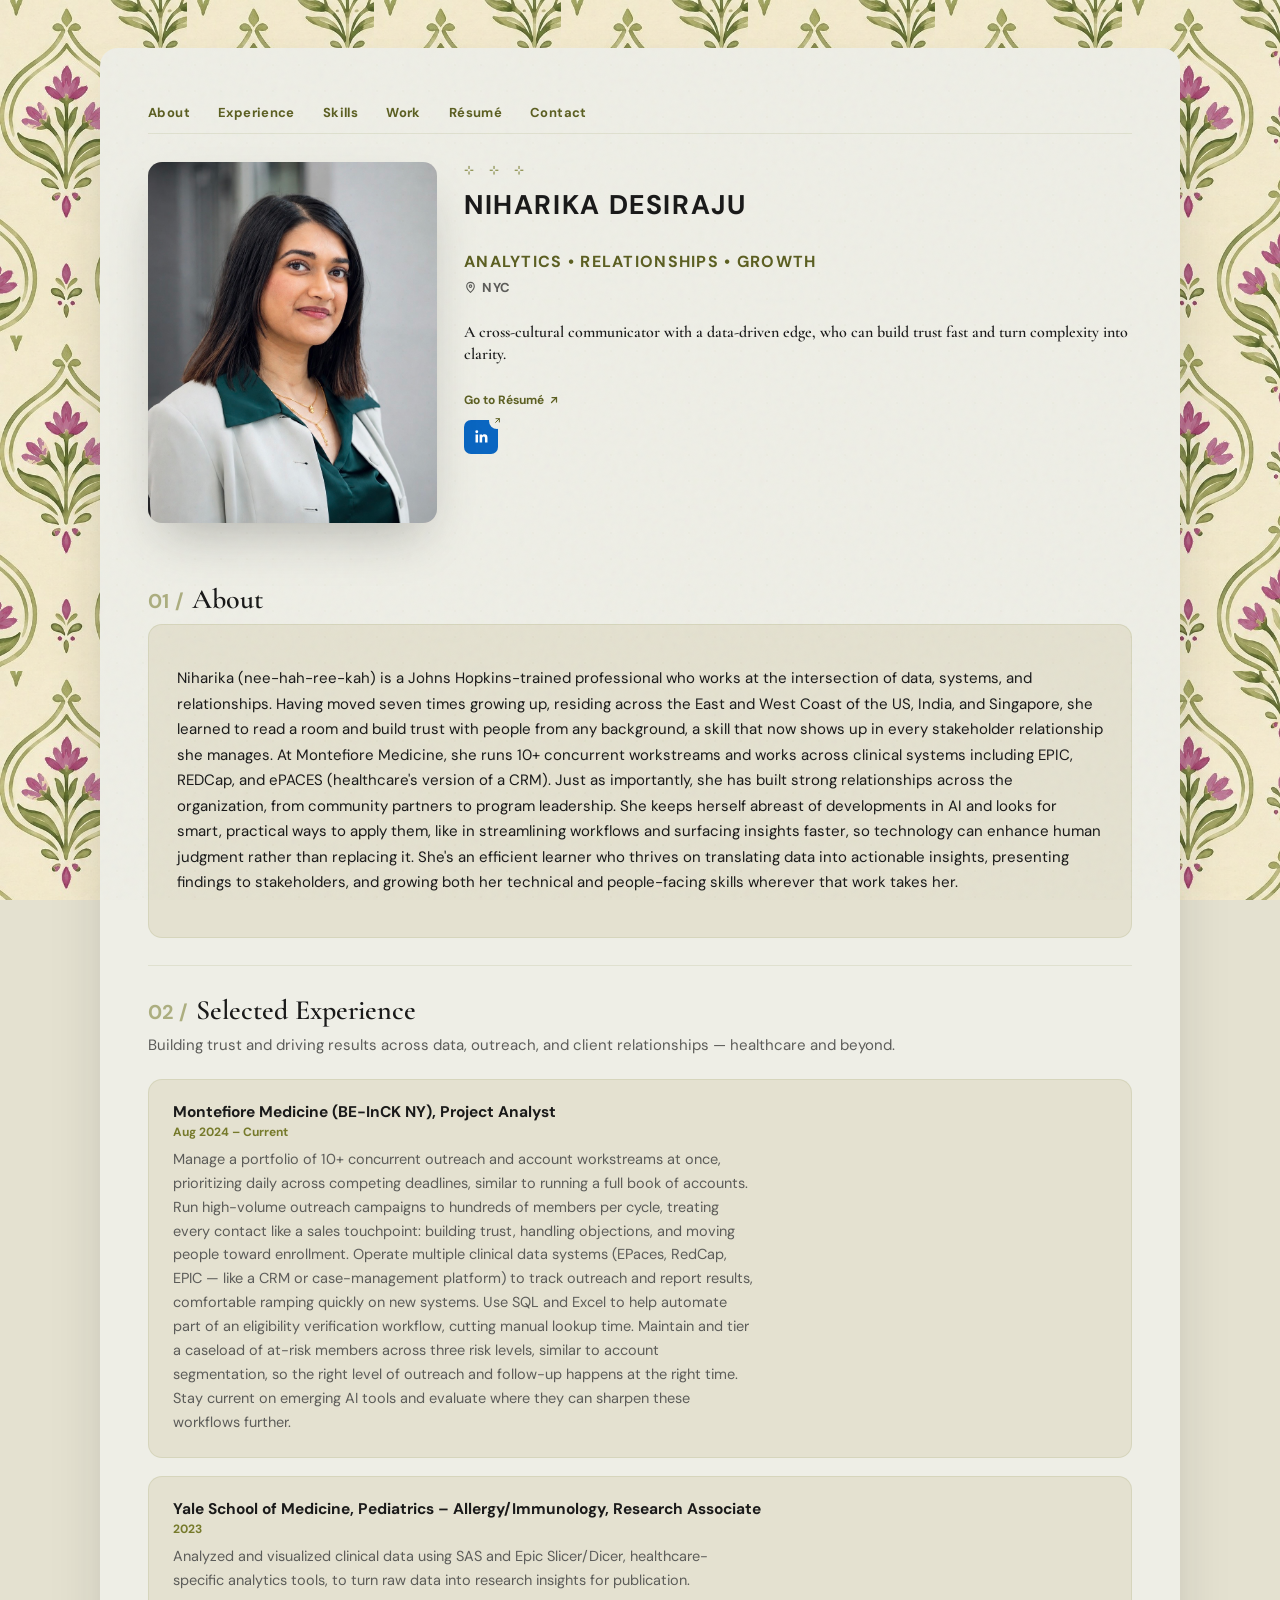
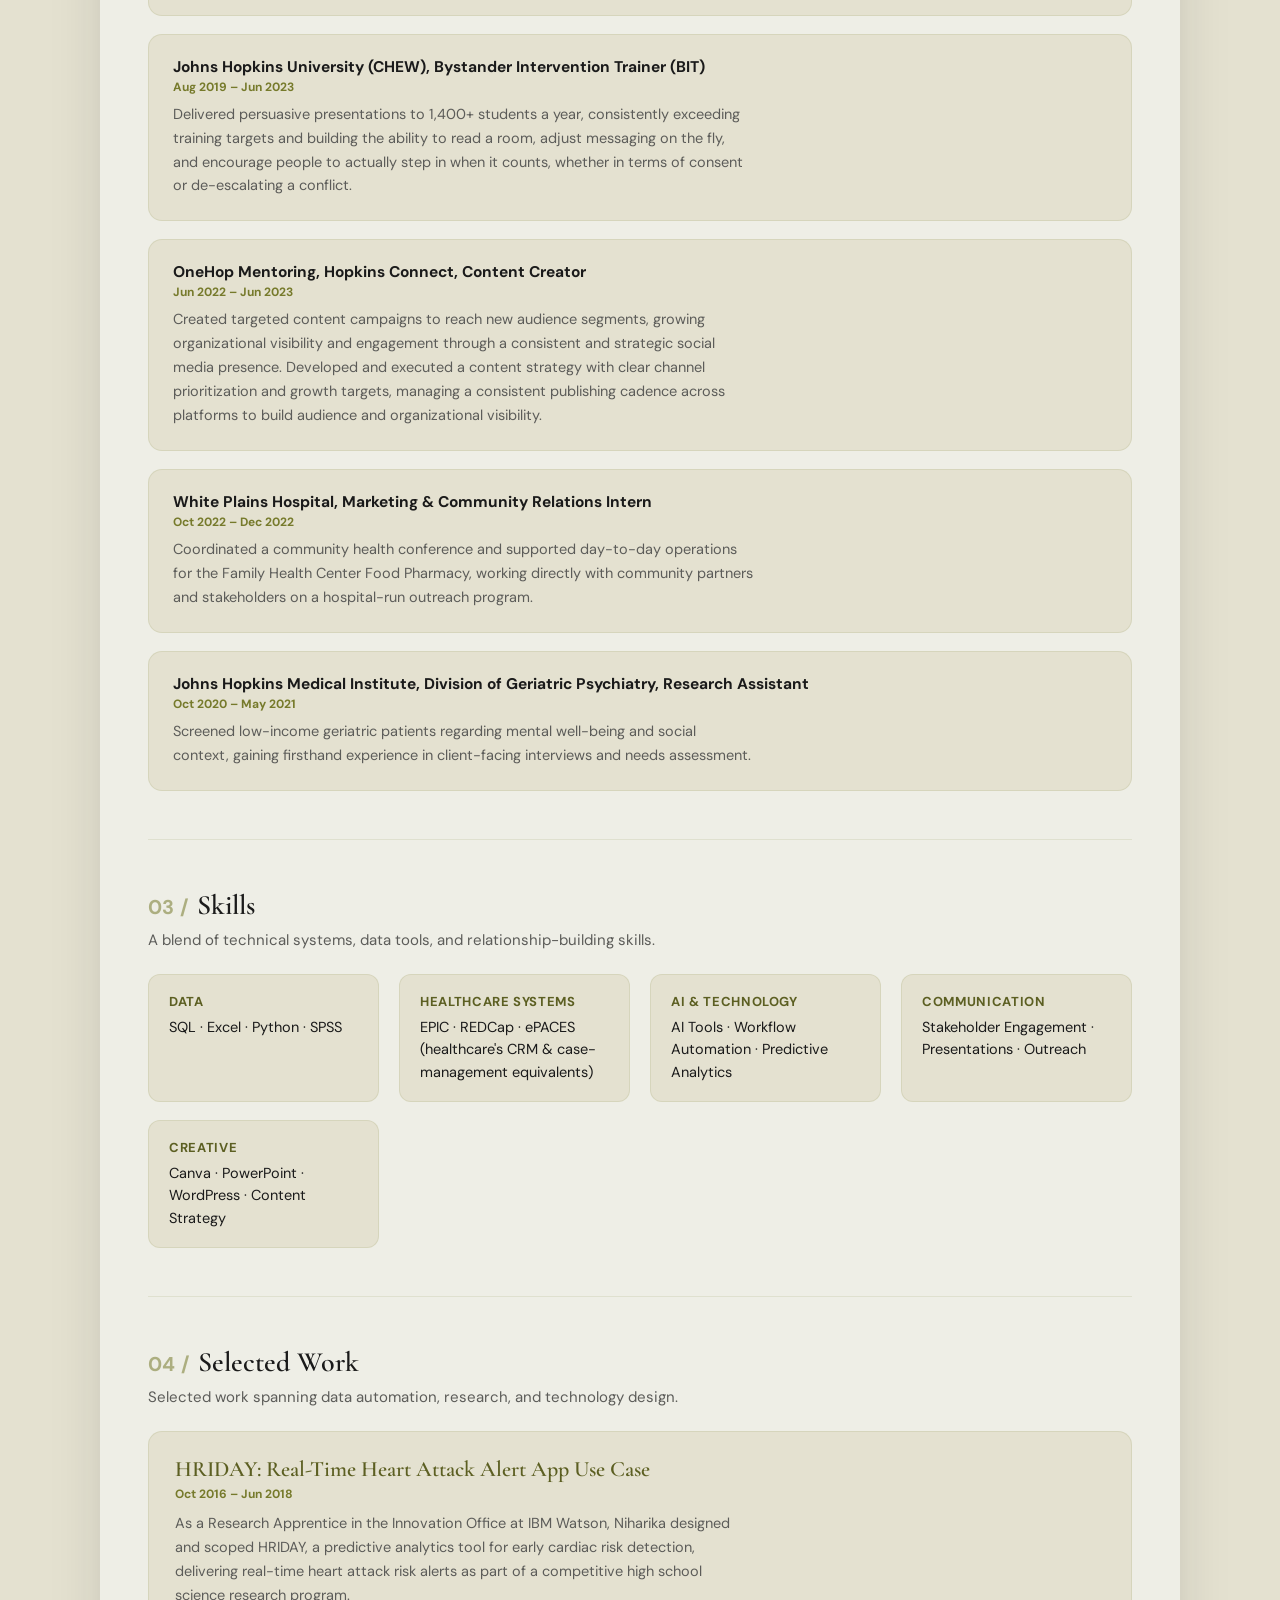
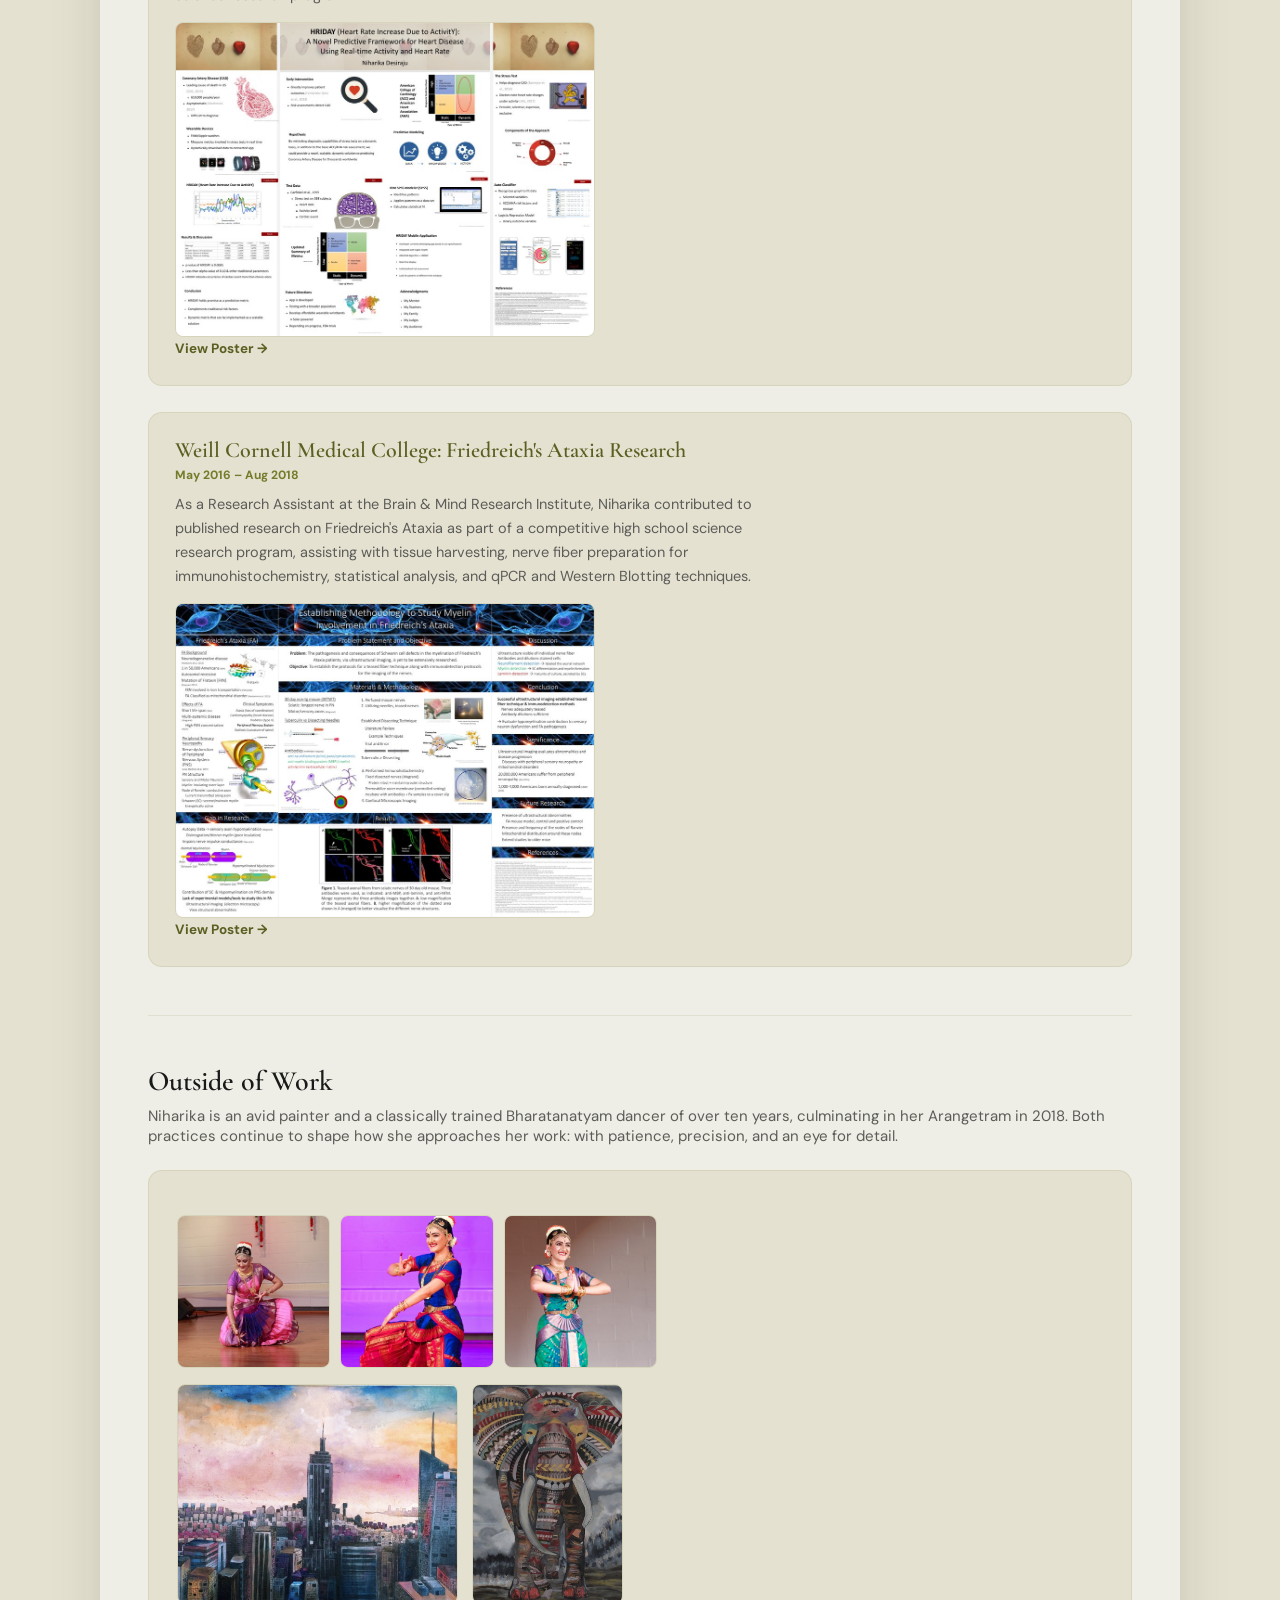
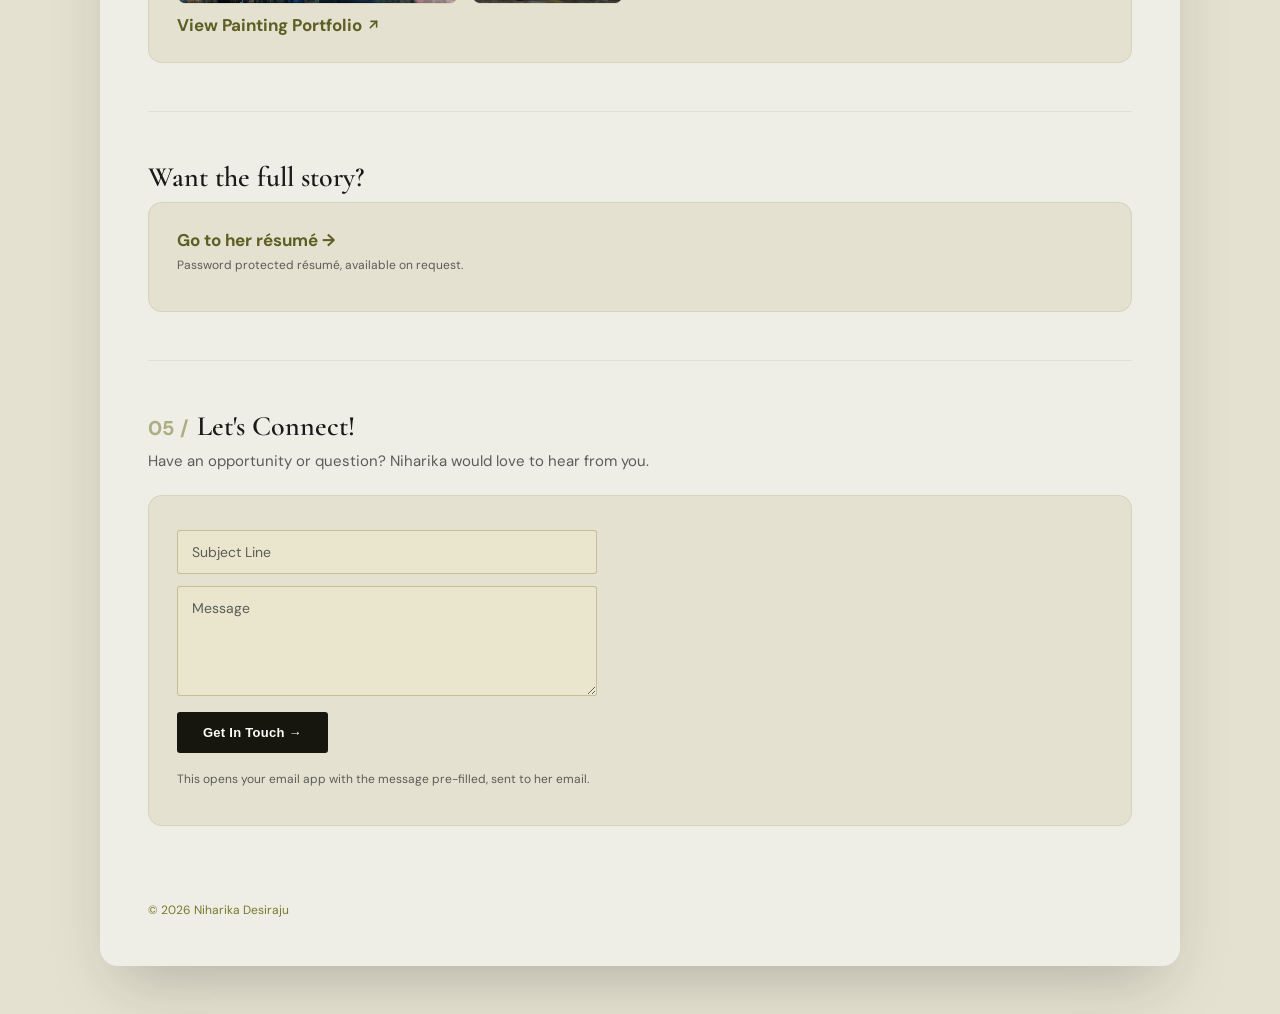
<file: index.html>
<!DOCTYPE html>
<html lang="en">
<head>
<meta charset="UTF-8">
<meta name="viewport" content="width=device-width, initial-scale=1.0">
<meta name="google-site-verification" content="swZlgCT0suBD8mNcszRkIyHFvv1wR24bZ2Ml1_N73xs" />
<title>Niharika Desiraju | Analytics, Relationships, & Growth</title>
<link rel="icon" type="image/x-icon" href="favicon.ico">
<link rel="icon" type="image/png" sizes="32x32" href="favicon-32x32.png">
<link rel="icon" type="image/png" sizes="16x16" href="favicon-16x16.png">
<link rel="apple-touch-icon" sizes="180x180" href="apple-touch-icon.png">
<meta name="description" content="Data, systems, and relationships. See Niharika's work, skills, and experience.">
<meta property="og:type" content="website">
<meta property="og:url" content="https://niharikadesiraju.com/">
<meta property="og:title" content="Niharika Desiraju | Analytics, Relationships, & Growth">
<meta property="og:description" content="Data, systems, and relationships. See Niharika's work, skills, and experience.">
<meta property="og:image" content="https://niharikadesiraju.com/profile.jpg">
<meta name="twitter:card" content="summary_large_image">
<meta name="twitter:title" content="Niharika Desiraju | Analytics, Relationships, & Growth">
<meta name="twitter:description" content="Data, systems, and relationships. See Niharika's work, skills, and experience.">
<meta name="twitter:image" content="https://niharikadesiraju.com/profile.jpg">
<link rel="preconnect" href="https://fonts.googleapis.com">
<link rel="preconnect" href="https://fonts.gstatic.com" crossorigin>
<link href="https://fonts.googleapis.com/css2?family=Cormorant+Garamond:wght@500;600;700&family=DM+Sans:wght@400;500;700&display=swap" rel="stylesheet">
<style>
  :root{
    --page-bg: #e4e1d0;
    --panel-bg: #eeeee6;
    --ink: #1a1a1a;
    --ink-soft: #5c5c59;
    --olive: #767a2b;
    --olive-dark: #5c5f22;
    --line: rgba(118, 122, 43, 0.12);
    --card-shadow: 0 30px 60px -20px rgba(26,26,26,0.25);
    --font-sans: "DM Sans", "Helvetica Neue", Arial, sans-serif;
    --font-serif: "Cormorant Garamond", Georgia, "Times New Roman", serif;
  }

  *{ box-sizing: border-box; }

  html{ scroll-behavior: smooth; }

  body{
    margin: 0;
    background-color: var(--page-bg);
    background-image: url("bg-ogee-tulip.jpeg");
    background-repeat: repeat;
    background-size: 187px auto;
    background-attachment: fixed;
    color: var(--ink);
    font-family: var(--font-sans);
    -webkit-font-smoothing: antialiased;
  }

  .stage{
    position: relative;
    z-index: 1;
    min-height: 100vh;
    display: flex;
    align-items: center;
    justify-content: center;
    padding: 48px 24px;
  }

  .card{
    width: 100%;
    max-width: 1080px;
    background: var(--panel-bg);
    border-radius: 18px;
    box-shadow: var(--card-shadow);
    padding: 44px 48px 48px;
  }

  .site-nav{
    display: flex;
    flex-wrap: wrap;
    gap: 20px 28px;
    margin-bottom: 28px;
    padding: 12px 0;
    border-bottom: 1px solid var(--line);
    position: sticky;
    top: 0;
    z-index: 50;
    background: var(--panel-bg);
  }

  .site-nav a{
    color: var(--olive-dark);
    font-weight: 700;
    font-size: 13px;
    letter-spacing: 0.03em;
    text-decoration: none;
  }

  .site-nav a:hover{ text-decoration: underline; }

  .hero-row{
    position: relative;
    display: grid;
    grid-template-columns: 289px 1fr;
    grid-template-areas:
      "photo textblock"
      "bio bio";
    column-gap: 27px;
    row-gap: 27px;
    align-items: start;
    padding-bottom: 27px;
    border-bottom: 1px solid var(--line);
    margin-bottom: 27px;
  }

  .hero-text-block{
    grid-area: textblock;
  }

  .hero-photo{
    grid-area: photo;
    width: 100%;
    position: relative;
  }

  .hero-photo img{
    width: 100%;
    aspect-ratio: 4 / 5;
    object-fit: cover;
    border-radius: 14px;
    display: block;
    background: #cfcac0;
    box-shadow: 0 24px 48px -16px rgba(26, 26, 26, 0.28);
    position: relative;
    z-index: 1;
  }

  .hero-name-wrap{ grid-area: name; }

  .hero-desc{
    font-family: var(--font-serif);
    font-weight: 600;
    font-size: 16px;
    line-height: 1.4;
    color: var(--ink);
    margin: 22px 0 22px;
  }

  .hero-desc-wrap{ grid-area: desc; }

  .hero-tagline{
    font-weight: 700;
    letter-spacing: 0.08em;
    text-transform: uppercase;
    color: var(--olive-dark);
    font-size: 16px;
    margin: 29px 0 0;
    white-space: nowrap;
  }

  .hero-location{
    display: inline-flex;
    align-items: center;
    gap: 5px;
    font-weight: 700;
    letter-spacing: 0.04em;
    color: var(--ink-soft);
    font-size: 13px;
    margin: 7px 0 0;
  }

  .hero-tagline-wrap{ grid-area: tagline; }

  .hero-linkedin-wrap{
    grid-area: linkedin;
    margin-top: 7px;
  }

  .hero-resume-link{
    grid-area: resumelink;
    margin: 12px 0 0;
  }

  .hero-resume-link a{
    display: inline-flex;
    align-items: center;
    gap: 4px;
    color: var(--olive-dark);
    font-weight: 700;
    font-size: 12px;
    text-decoration: none;
  }

  .hero-resume-link a:hover{ text-decoration: underline; }

  .hero-bio{
    grid-area: bio;
  }

  section{
    padding: 48px 0;
    border-bottom: 1px solid var(--line);
  }

  section:first-of-type{ padding-top: 0; }

  section:last-of-type{ border-bottom: none; }

  h1{
    font-family: var(--font-sans);
    font-weight: 700;
    font-size: 27px;
    letter-spacing: 0.06em;
    text-transform: uppercase;
    margin: 0;
    color: var(--ink);
  }

  h2{
    font-family: var(--font-serif);
    font-weight: 600;
    font-size: 28px;
    margin: 0 0 8px;
    color: var(--ink);
  }

  .section-num-inline{
    font-family: var(--font-sans);
    font-weight: 700;
    letter-spacing: 0.02em;
    font-size: 20px;
    color: rgba(118, 122, 43, 0.55);
  }

  .hero-marks{
    display: flex;
    gap: 15px;
    color: var(--olive);
    font-size: 12px;
    margin-bottom: 9px;
  }

  .lede{
    font-size: 15px;
    color: var(--ink-soft);
    margin: 0 0 24px;
    max-width: 62ch;
  }

  @media (min-width: 700px){
    .lede{
      max-width: none;
    }
  }

  .bio{
    font-size: 15px;
    line-height: 1.7;
    color: var(--ink);
  }

  .btn{
    display: inline-block;
    background: #16160f;
    color: #fdfcf5;
    text-decoration: none;
    font-size: 13px;
    font-weight: 600;
    letter-spacing: 0.02em;
    padding: 13px 26px;
    border-radius: 3px;
    border: none;
    cursor: pointer;
    margin: 4px 0 22px;
  }

  .btn:hover{ background: var(--olive-dark); }

  .linkedin{
    position: relative;
    display: inline-flex;
    align-items: center;
    justify-content: center;
    width: 34px;
    height: 34px;
    border-radius: 7px;
    background: #0a66c2;
    color: #ffffff;
    text-decoration: none;
    font-size: 14px;
    font-weight: 700;
    margin-top: 4px;
  }

  .ext-badge{
    position: absolute;
    top: -7px;
    right: -7px;
    width: 16px;
    height: 16px;
    display: flex;
    align-items: center;
    justify-content: center;
    background: var(--panel-bg);
    color: var(--olive-dark);
    border-radius: 50%;
  }

  .linkedin:hover{ background: #004182; }

  .content-card{
    background: var(--page-bg);
    border: 1px solid var(--line);
    border-radius: 14px;
    padding: 26px 28px;
  }

  .role{
    background: var(--page-bg);
    border: 1px solid var(--line);
    border-radius: 14px;
    padding: 22px 24px;
    margin-bottom: 18px;
  }

  .role:last-child{ margin-bottom: 0; }

  .role h3{
    font-size: 15.5px;
    font-weight: 700;
    margin: 0 0 2px;
    color: var(--ink);
  }

  .role time{
    display: block;
    font-size: 12px;
    color: var(--olive);
    font-weight: 700;
    margin-bottom: 8px;
  }

  .role p{
    font-size: 14.5px;
    line-height: 1.65;
    color: var(--ink-soft);
    margin: 0;
    max-width: 58ch;
  }

  .skills-grid{
    display: grid;
    grid-template-columns: repeat(auto-fit, minmax(230px, 1fr));
    gap: 18px 20px;
    margin-top: 8px;
  }

  .skill{
    background: var(--page-bg);
    border: 1px solid var(--line);
    border-radius: 12px;
    padding: 18px 20px;
  }

  .skill h4{
    font-size: 13px;
    font-weight: 700;
    letter-spacing: 0.05em;
    text-transform: uppercase;
    margin: 0 0 6px;
    color: var(--olive-dark);
  }

  .skill p{
    font-size: 14.5px;
    line-height: 1.55;
    color: var(--ink);
    margin: 0;
  }

  .project time{
    display: block;
    font-size: 12px;
    color: var(--olive);
    font-weight: 700;
    margin: 4px 0 10px;
  }

  .project-thumb{
    display: block;
    width: 100%;
    max-width: 420px;
    aspect-ratio: 4 / 3;
    object-fit: cover;
    border-radius: 8px;
    margin: 14px 0 0;
    border: 1px solid var(--line);
  }

  .dance-gallery{
    display: grid;
    grid-template-columns: repeat(3, 1fr);
    gap: 10px;
    margin: 18px 0 14px;
    max-width: 480px;
  }

  .dance-gallery img{
    width: 100%;
    aspect-ratio: 1 / 1;
    object-fit: cover;
    border-radius: 8px;
    border: 1px solid var(--line);
    display: block;
  }

  .painting-row{
    display: flex;
    align-items: flex-start;
    flex-wrap: wrap;
    gap: 14px;
    margin-top: 16px;
    max-width: 480px;
  }

  .painting-row img{
    height: 220px;
    width: auto;
    max-width: 100%;
    object-fit: cover;
    border-radius: 8px;
    border: 1px solid var(--line);
    display: block;
  }

  .project{
    background: var(--page-bg);
    border: 1px solid var(--line);
    border-radius: 14px;
    padding: 24px 26px;
  }

  .project h3{
    font-family: var(--font-serif);
    font-size: 22px;
    font-weight: 600;
    color: var(--olive-dark);
    margin: 0;
  }

  .project p{
    font-size: 14.5px;
    line-height: 1.65;
    color: var(--ink-soft);
    max-width: 58ch;
    margin: 0;
  }

  .project-cta{
    margin: 10px 0 0;
  }

  .project-cta a{
    color: var(--olive-dark);
    font-weight: 700;
    font-size: 13.5px;
    text-decoration: none;
    display: inline-flex;
    align-items: center;
    gap: 4px;
  }

  .inline-arrow{
    flex-shrink: 0;
  }

  .project-cta a:hover{ text-decoration: underline; }

  form{
    display: flex;
    flex-direction: column;
    gap: 12px;
    max-width: 420px;
    margin-top: 8px;
  }

  form input,
  form textarea{
    background: #eae6cd;
    border: 1px solid rgba(118,122,43,0.35);
    border-radius: 3px;
    padding: 12px 14px;
    font-family: inherit;
    font-size: 14px;
    color: var(--ink);
  }

  form input::placeholder,
  form textarea::placeholder{ color: var(--ink-soft); }

  form textarea{ min-height: 110px; resize: vertical; }

  form button{
    align-self: flex-start;
    margin-top: 4px;
  }

  .resume-cta{
    margin: 0 0 10px;
  }

  .resume-cta a{
    color: var(--olive-dark);
    font-weight: 700;
    font-size: 17px;
    text-decoration: none;
  }

  .resume-cta a:hover{ text-decoration: underline; }

  .form-note{
    font-size: 12px;
    color: var(--ink-soft);
    margin-top: -4px;
  }

  footer{
    padding-top: 28px;
    font-size: 12px;
    color: var(--olive);
    border-bottom: none;
  }

  @media (max-width: 760px) and (min-width: 601px){
    .card{ padding: 36px 28px 44px; }
  }

  @media (max-width: 600px){
    body{ background-size: 70px auto; }
    .stage{ padding: 10px; }
    .card{ border-radius: 12px; padding: 24px 16px 40px; }
    .section-num-inline{ font-size: 16px; }
    section{ padding: 36px 0; }
    .hero-marks{ gap: 14px; margin-bottom: 8px; }
    .hero-row{
      grid-template-columns: 110px 1fr;
      grid-template-areas:
        "photo name"
        "photo tagline"
        "desc desc"
        "resumelink resumelink"
        "linkedin linkedin"
        "bio bio";
      column-gap: 14px;
      row-gap: 10px;
      align-items: stretch;
    }
    .hero-text-block{ display: contents; }
    .hero-photo{
      width: 100%;
      max-width: none;
      margin: 0;
      height: 100%;
    }
    .hero-photo img{
      width: 100%;
      height: 100%;
      aspect-ratio: unset;
      min-height: 140px;
      object-fit: cover;
    }
    .hero-resume-link{
      grid-area: resumelink;
      margin: 4px 0 0;
    }
    .hero-name-wrap h1{
      font-size: 28px;
      letter-spacing: 0.02em;
      line-height: 1.15;
    }
    .hero-tagline{
      white-space: normal;
      font-size: 11px;
      margin-top: 10px;
    }
    .hero-linkedin-wrap{
      grid-area: linkedin;
      margin-top: 4px;
    }
    .hero-desc{ font-size: 20px; margin: 18px 0 0; }
    .site-nav{
      flex-wrap: nowrap;
      overflow-x: auto;
      -webkit-overflow-scrolling: touch;
      gap: 11px;
      margin-bottom: 20px;
      padding: 14px 0;
      scrollbar-width: none;
    }
    .site-nav::-webkit-scrollbar{ display: none; }
    .site-nav a{
      font-size: 12px;
      letter-spacing: 0;
      white-space: nowrap;
      flex-shrink: 0;
    }
    .skills-grid{ grid-template-columns: 1fr; }
    .content-card{ padding: 20px; }
    .role{ padding: 18px 18px; }
    .project{ padding: 18px 18px; }
    .painting-row{ gap: 10px; }
    .painting-row img{ height: 110px; }
  }

  /* Medium-subtle editorial paper grain */
  body::before {
    content: "";
    position: fixed;
    inset: 0;
    pointer-events: none;
    z-index: 9999;

    opacity: 0.07;

    background-image:
      url("data:image/svg+xml,%3Csvg viewBox='0 0 180 180' xmlns='http://www.w3.org/2000/svg'%3E%3Cfilter id='noise'%3E%3CfeTurbulence type='fractalNoise' baseFrequency='0.75' numOctaves='4' stitchTiles='stitch'/%3E%3C/filter%3E%3Crect width='100%25' height='100%25' filter='url(%23noise)' opacity='.55'/%3E%3C/svg%3E");

    mix-blend-mode: multiply;
  }

  /* Barely-visible contour/dot pattern */
  body::after {
    content: "";
    position: fixed;
    inset: 0;
    pointer-events: none;
    z-index: 9998;

    background-image: radial-gradient(circle, rgba(118, 122, 43, 0.5) 1px, transparent 1px);
    background-size: 26px 26px;
    opacity: 0.05;

    mix-blend-mode: multiply;
  }
</style>
</head>
<body>

<div class="stage">
  <div class="card">

    <nav class="site-nav">
      <a href="#about">About</a>
      <a href="#experience">Experience</a>
      <a href="#skills">Skills</a>
      <a href="#projects">Work</a>
      <a href="resume.html">Résumé</a>
      <a href="#contact">Contact</a>
    </nav>

    <div class="hero-row" id="about">
      <div class="hero-photo">
        <img src="profile.jpg" alt="Niharika Desiraju">
      </div>
      <div class="hero-text-block">
        <div class="hero-name-wrap">
          <div class="hero-marks" aria-hidden="true">
            <span>⊹</span>
            <span>⊹</span>
            <span>⊹</span>
          </div>
          <h1>Niharika Desiraju</h1>
        </div>
        <div class="hero-tagline-wrap">
          <p class="hero-tagline">Analytics • Relationships • Growth</p>
          <p class="hero-location">
            <svg width="13" height="13" viewBox="0 0 24 24" fill="none" stroke="currentColor" stroke-width="2" stroke-linecap="round" stroke-linejoin="round" aria-hidden="true">
              <path d="M12 21s-7-6.5-7-11.5A7 7 0 0 1 19 9.5C19 14.5 12 21 12 21z"/>
              <circle cx="12" cy="9.5" r="2.3"/>
            </svg>
            NYC
          </p>
        </div>
        <div class="hero-desc-wrap">
          <p class="hero-desc">A cross-cultural communicator with a data-driven edge, who can build trust fast and turn complexity into clarity.</p>
        </div>
        <p class="hero-resume-link"><a href="resume.html">Go to Résumé <svg class="inline-arrow" width="12" height="12" viewBox="0 0 24 24" fill="none" stroke="currentColor" stroke-width="2.5" stroke-linecap="round" stroke-linejoin="round" aria-hidden="true"><path d="M7 17L17 7"/><path d="M8 7h9v9"/></svg></a></p>
        <div class="hero-linkedin-wrap">
          <a class="linkedin" href="https://www.linkedin.com/in/niharika-desiraju/" target="_blank" rel="noopener" aria-label="LinkedIn">
            <svg width="17" height="17" viewBox="0 0 24 24" fill="currentColor" aria-hidden="true">
              <path d="M20.45 20.45h-3.56v-5.57c0-1.33-.02-3.04-1.85-3.04-1.86 0-2.14 1.45-2.14 2.94v5.67H9.34V9h3.41v1.56h.05c.48-.9 1.64-1.85 3.37-1.85 3.6 0 4.27 2.37 4.27 5.45v6.29zM5.34 7.43a2.06 2.06 0 1 1 0-4.12 2.06 2.06 0 0 1 0 4.12zM7.12 20.45H3.56V9h3.56v11.45z"/>
            </svg>
            <span class="ext-badge" aria-hidden="true">
              <svg width="9" height="9" viewBox="0 0 24 24" fill="none" stroke="currentColor" stroke-width="2.5" stroke-linecap="round" stroke-linejoin="round">
                <path d="M7 17L17 7"/>
                <path d="M8 7h9v9"/>
              </svg>
            </span>
          </a>
        </div>
      </div>
      <div class="hero-bio">
        <h2 style="margin-top: 32px;"><span class="section-num-inline">01 /</span> About</h2>
        <div class="content-card">
          <p class="bio">Niharika (nee-hah-ree-kah) is a Johns Hopkins-trained professional who works at the intersection of data, systems, and relationships. Having moved seven times growing up, residing across the East and West Coast of the US, India, and Singapore, she learned to read a room and build trust with people from any background, a skill that now shows up in every stakeholder relationship she manages. At Montefiore Medicine, she runs 10+ concurrent workstreams and works across clinical systems including EPIC, REDCap, and ePACES (healthcare's version of a CRM). Just as importantly, she has built strong relationships across the organization, from community partners to program leadership. She keeps herself abreast of developments in AI and looks for smart, practical ways to apply them, like in streamlining workflows and surfacing insights faster, so technology can enhance human judgment rather than replacing it. She's an efficient learner who thrives on translating data into actionable insights, presenting findings to stakeholders, and growing both her technical and people-facing skills wherever that work takes her.</p>
        </div>
      </div>
    </div>

    <section id="experience">
        <h2><span class="section-num-inline">02 /</span> Selected Experience</h2>
        <p class="lede">Building trust and driving results across data, outreach, and client relationships — healthcare and beyond.</p>

        <div class="role">
          <h3>Montefiore Medicine (BE-InCK NY), Project Analyst</h3>
          <time>Aug 2024 – Current</time>
          <p>Manage a portfolio of 10+ concurrent outreach and account workstreams at once, prioritizing daily across competing deadlines, similar to running a full book of accounts. Run high-volume outreach campaigns to hundreds of members per cycle, treating every contact like a sales touchpoint: building trust, handling objections, and moving people toward enrollment. Operate multiple clinical data systems (EPaces, RedCap, EPIC — like a CRM or case-management platform) to track outreach and report results, comfortable ramping quickly on new systems. Use SQL and Excel to help automate part of an eligibility verification workflow, cutting manual lookup time. Maintain and tier a caseload of at-risk members across three risk levels, similar to account segmentation, so the right level of outreach and follow-up happens at the right time. Stay current on emerging AI tools and evaluate where they can sharpen these workflows further.</p>
        </div>

        <div class="role">
          <h3>Yale School of Medicine, Pediatrics – Allergy/Immunology, Research Associate</h3>
          <time>2023</time>
          <p>Analyzed and visualized clinical data using SAS and Epic Slicer/Dicer, healthcare-specific analytics tools, to turn raw data into research insights for publication.</p>
        </div>

        <div class="role">
          <h3>Johns Hopkins University (CHEW), Bystander Intervention Trainer (BIT)</h3>
          <time>Aug 2019 – Jun 2023</time>
          <p>Delivered persuasive presentations to 1,400+ students a year, consistently exceeding training targets and building the ability to read a room, adjust messaging on the fly, and encourage people to actually step in when it counts, whether in terms of consent or de-escalating a conflict.</p>
        </div>

        <div class="role">
          <h3>OneHop Mentoring, Hopkins Connect, Content Creator</h3>
          <time>Jun 2022 – Jun 2023</time>
          <p>Created targeted content campaigns to reach new audience segments, growing organizational visibility and engagement through a consistent and strategic social media presence. Developed and executed a content strategy with clear channel prioritization and growth targets, managing a consistent publishing cadence across platforms to build audience and organizational visibility.</p>
        </div>

        <div class="role">
          <h3>White Plains Hospital, Marketing &amp; Community Relations Intern</h3>
          <time>Oct 2022 – Dec 2022</time>
          <p>Coordinated a community health conference and supported day-to-day operations for the Family Health Center Food Pharmacy, working directly with community partners and stakeholders on a hospital-run outreach program.</p>
        </div>

        <div class="role">
          <h3>Johns Hopkins Medical Institute, Division of Geriatric Psychiatry, Research Assistant</h3>
          <time>Oct 2020 – May 2021</time>
          <p>Screened low-income geriatric patients regarding mental well-being and social context, gaining firsthand experience in client-facing interviews and needs assessment.</p>
        </div>
      </section>

      <section id="skills">
        <h2><span class="section-num-inline">03 /</span> Skills</h2>
        <p class="lede">A blend of technical systems, data tools, and relationship-building skills.</p>

        <div class="skills-grid">
          <div class="skill">
            <h4>Data</h4>
            <p>SQL · Excel · Python · SPSS</p>
          </div>
          <div class="skill">
            <h4>Healthcare Systems</h4>
            <p>EPIC · REDCap · ePACES (healthcare's CRM &amp; case-management equivalents)</p>
          </div>
          <div class="skill">
            <h4>AI &amp; Technology</h4>
            <p>AI Tools · Workflow Automation · Predictive Analytics</p>
          </div>
          <div class="skill">
            <h4>Communication</h4>
            <p>Stakeholder Engagement · Presentations · Outreach</p>
          </div>
          <div class="skill">
            <h4>Creative</h4>
            <p>Canva · PowerPoint · WordPress · Content Strategy</p>
          </div>
        </div>
      </section>

      <section id="projects">
        <h2><span class="section-num-inline">04 /</span> Selected Work</h2>
        <p class="lede">Selected work spanning data automation, research, and technology design.</p>

        <div class="project">
          <h3>HRIDAY: Real-Time Heart Attack Alert App Use Case</h3>
          <time>Oct 2016 – Jun 2018</time>
          <p>As a Research Apprentice in the Innovation Office at IBM Watson, Niharika designed and scoped HRIDAY, a predictive analytics tool for early cardiac risk detection, delivering real-time heart attack risk alerts as part of a competitive high school science research program.</p>
          <a href="hriday-poster.pdf" target="_blank" rel="noopener">
            <img class="project-thumb" src="hriday-thumb.jpeg" alt="HRIDAY research poster thumbnail">
          </a>
          <p class="project-cta"><a href="hriday-poster.pdf" target="_blank" rel="noopener">View Poster →</a></p>
        </div>

        <div class="project" style="margin-top: 26px;">
          <h3>Weill Cornell Medical College: Friedreich's Ataxia Research</h3>
          <time>May 2016 – Aug 2018</time>
          <p>As a Research Assistant at the Brain &amp; Mind Research Institute, Niharika contributed to published research on Friedreich's Ataxia as part of a competitive high school science research program, assisting with tissue harvesting, nerve fiber preparation for immunohistochemistry, statistical analysis, and qPCR and Western Blotting techniques.</p>
          <a href="weill-cornell-poster.pdf" target="_blank" rel="noopener">
            <img class="project-thumb" src="weill-cornell-thumb.jpeg" alt="Weill Cornell Friedreich's Ataxia research poster thumbnail">
          </a>
          <p class="project-cta"><a href="weill-cornell-poster.pdf" target="_blank" rel="noopener">View Poster →</a></p>
        </div>
      </section>

      <section id="hobbies">
        <h2>Outside of Work</h2>
        <p class="lede">Niharika is an avid painter and a classically trained Bharatanatyam dancer of over ten years, culminating in her Arangetram in 2018. Both practices continue to shape how she approaches her work: with patience, precision, and an eye for detail.</p>
        <div class="content-card">
          <div class="dance-gallery">
            <img src="dance-1.jpeg" alt="Niharika performing Bharatanatyam" loading="lazy">
            <img src="dance-2.jpeg" alt="Niharika performing Bharatanatyam" loading="lazy">
            <img src="dance-3.jpeg" alt="Niharika performing Bharatanatyam" loading="lazy">
          </div>
          <div class="painting-row">
            <img src="painting-nyc.jpeg" alt="Painting by Niharika of the NYC skyline" loading="lazy">
            <img src="painting-elephant.jpeg" alt="Painting by Niharika of an elephant" loading="lazy">
          </div>
          <p class="project-cta"><a href="https://drive.google.com/drive/folders/17C9Rh2cP2R3H67mcsblDtDsnbbsk5AXv" target="_blank" rel="noopener" style="font-size: 17px;">View Painting Portfolio <svg class="inline-arrow" width="15" height="15" viewBox="0 0 24 24" fill="none" stroke="currentColor" stroke-width="2.5" stroke-linecap="round" stroke-linejoin="round" aria-hidden="true"><path d="M7 17L17 7"/><path d="M8 7h9v9"/></svg></a></p>
        </div>
      </section>

      <section id="resume">
        <h2>Want the full story?</h2>
        <div class="content-card">
          <p class="resume-cta"><a href="resume.html">Go to her résumé →</a></p>
          <p class="form-note">Password protected résumé, available on request.</p>
        </div>
      </section>

      <section id="contact">
        <h2><span class="section-num-inline">05 /</span> Let's Connect!</h2>
        <p class="lede">Have an opportunity or question? Niharika would love to hear from you.</p>
        <div class="content-card">
          <form id="contact-form">
            <input type="text" id="subject" placeholder="Subject Line" required>
            <textarea id="message" placeholder="Message" required></textarea>
            <button type="submit" class="btn">Get In Touch →</button>
          </form>
          <p class="form-note">This opens your email app with the message pre-filled, sent to her email.</p>
        </div>
      </section>

      <footer>© 2026 Niharika Desiraju</footer>

  </div>
</div>

<script>
  document.getElementById('contact-form').addEventListener('submit', function(e){
    e.preventDefault();
    var subject = encodeURIComponent(document.getElementById('subject').value || 'Hello from your website');
    var body = encodeURIComponent(document.getElementById('message').value || '');
    window.location.href = 'mailto:niharika.desiraju@gmail.com?subject=' + subject + '&body=' + body;
  });
</script>

</body>
</html>
</file>
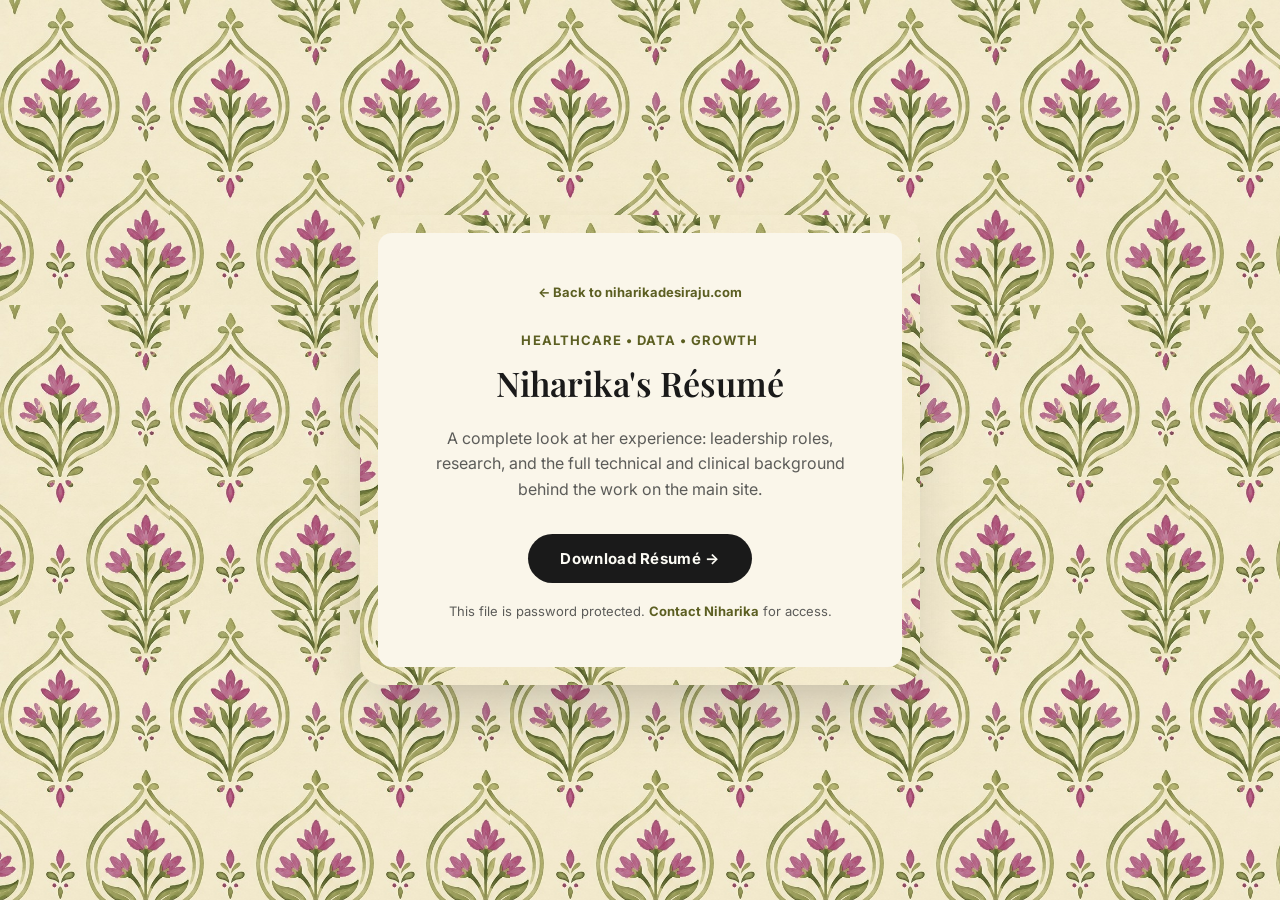
<file: resume.html>
<!DOCTYPE html>
<html lang="en">
<head>
<meta charset="UTF-8">
<meta name="viewport" content="width=device-width, initial-scale=1.0">
<title>Niharika Desiraju | Résumé</title>
<link rel="icon" type="image/x-icon" href="favicon.ico">
<link rel="icon" type="image/png" sizes="32x32" href="favicon-32x32.png">
<link rel="icon" type="image/png" sizes="16x16" href="favicon-16x16.png">
<link rel="apple-touch-icon" sizes="180x180" href="apple-touch-icon.png">
<meta name="description" content="Download Niharika Desiraju's résumé. Password protected, contact Niharika for access.">
<link rel="preconnect" href="https://fonts.googleapis.com">
<link rel="preconnect" href="https://fonts.gstatic.com" crossorigin>
<link href="https://fonts.googleapis.com/css2?family=Playfair+Display:wght@500;600;700&family=Inter:wght@400;500;600;700&display=swap" rel="stylesheet">
<style>
  :root{
    --page-bg: #f2ecd2;
    --panel-bg: #faf6ea;
    --ink: #1a1a1a;
    --ink-soft: #5c5c59;
    --olive: #767a2b;
    --olive-dark: #5c5f22;
    --rose: #c67b76;
    --line: rgba(118, 122, 43, 0.12);
    --card-shadow: 0 30px 60px -20px rgba(26,26,26,0.25);
    --font-sans: "Inter", "Helvetica Neue", Arial, sans-serif;
    --font-serif: "Playfair Display", Georgia, "Times New Roman", serif;
  }

  *{ box-sizing: border-box; }

  body{
    margin: 0;
    background-color: var(--page-bg);
    background-image: url("bg-ogee-tulip.jpeg");
    background-repeat: repeat;
    background-size: 170px 305px;
    color: var(--ink);
    font-family: var(--font-sans);
    -webkit-font-smoothing: antialiased;
  }

  .stage{
    min-height: 100vh;
    display: flex;
    align-items: center;
    justify-content: center;
    padding: 48px 24px;
  }

  .card{
    width: 100%;
    max-width: 560px;
    background-color: var(--page-bg);
    background-image: url("bg-ogee-tulip.jpeg");
    background-repeat: repeat;
    background-size: 170px 305px;
    border-radius: 22px;
    box-shadow: var(--card-shadow);
    padding: 18px;
  }

  .card-inner{
    background: var(--panel-bg);
    border-radius: 14px;
    padding: 48px 44px;
    text-align: center;
  }

  .back-link{
    display: inline-block;
    margin-bottom: 32px;
    color: var(--olive-dark);
    font-weight: 700;
    font-size: 13px;
    text-decoration: none;
  }

  .back-link:hover{ text-decoration: underline; }

  .eyebrow{
    font-weight: 700;
    letter-spacing: 0.08em;
    text-transform: uppercase;
    color: var(--olive-dark);
    font-size: 13px;
    margin: 0 0 12px;
  }

  h1{
    font-family: var(--font-serif);
    font-weight: 600;
    font-size: 34px;
    margin: 0 0 20px;
    color: var(--ink);
  }

  p.lede{
    font-size: 16px;
    line-height: 1.6;
    color: var(--ink-soft);
    margin: 0 0 32px;
  }

  .btn{
    display: inline-block;
    background: var(--ink);
    color: #fdfcf5;
    text-decoration: none;
    font-family: var(--font-sans);
    font-size: 15px;
    font-weight: 700;
    letter-spacing: 0.02em;
    padding: 15px 32px;
    border-radius: 999px;
    border: none;
    cursor: pointer;
  }

  .btn:hover{ background: var(--olive-dark); }

  .form-note{
    font-size: 13px;
    color: var(--ink-soft);
    margin: 20px 0 0;
  }

  .form-note a{
    color: var(--olive-dark);
    font-weight: 700;
    text-decoration: none;
  }

  .form-note a:hover{ text-decoration: underline; }

  @media (max-width: 500px){
    body{ background-size: 105px 188px; }
    .card{ padding: 10px; }
    .card-inner{ padding: 36px 22px; }
    h1{ font-size: 28px; }
  }
</style>
</head>
<body>

<div class="stage">
  <div class="card">
  <div class="card-inner">
    <a class="back-link" href="index.html">← Back to niharikadesiraju.com</a>
    <p class="eyebrow">Healthcare • Data • Growth</p>
    <h1>Niharika's Résumé</h1>
    <p class="lede">A complete look at her experience: leadership roles, research, and the full technical and clinical background behind the work on the main site.</p>
    <a class="btn" href="resume.pdf" download>Download Résumé →</a>
    <p class="form-note">This file is password protected. <a href="index.html#contact">Contact Niharika</a> for access.</p>
  </div>
  </div>
</div>

</body>
</html>
</file>
